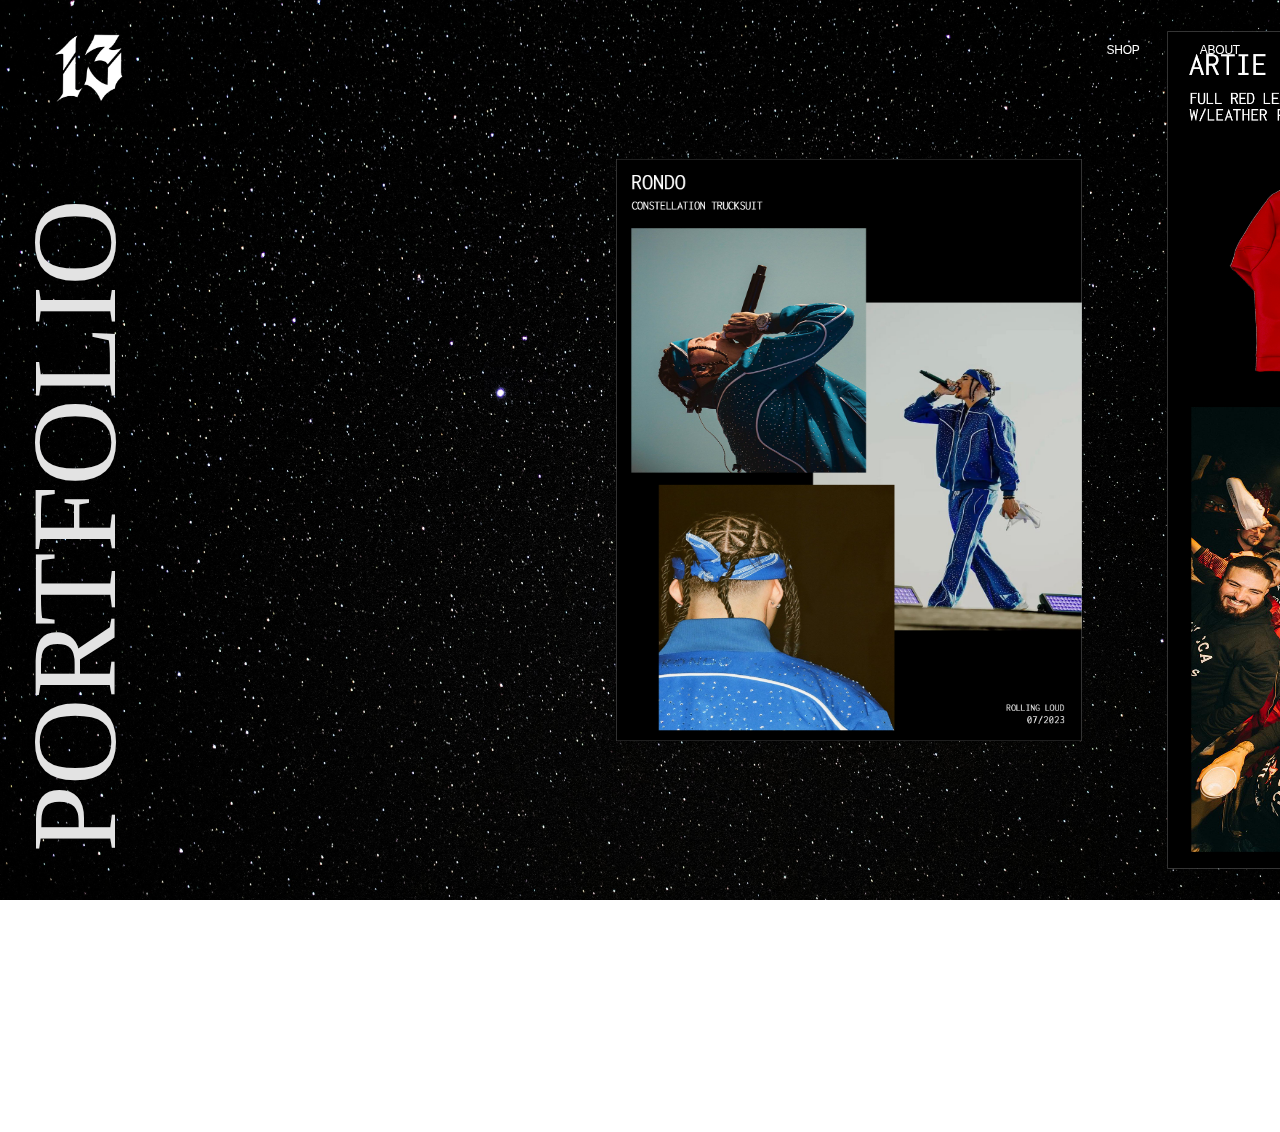
<file: gallery.html>
<!DOCTYPE html>
<html lang="en">
  <head>
    <meta charset="UTF-8" />
    <meta name="viewport" content="width=device-width, initial-scale=1.0" />
    <title>Horizontal Scroll Slider | @Codegrid</title>
    <link rel="stylesheet" href="gallerycss.css" />
  </head>
  <body>
    <div class="logo">
      <a href="#">Timmons Tiffon</a>
    </div>

    <div class="navbar">
      <div class="site-info"><img class="logonav" src="./images/Logo.png" alt=""></div>
      <div class="site-menu">
        <div class="menu-item"></div>
        <div class="menu-item"><a class="link" href="https://turteen.com/collections/llll/products/space-fit?variant=48923680276828">SHOP</a></div>
        <div class="menu-item"><a class="link" href="gallery.html">ABOUT</a></div>
      </div>
    </div>
    

    <div class="sidebar">
      <div class="sidebar-item">
        <p id="header">PORTFOLIO<br /></p>
        <p><br /></p>
      </div>
      <div class="sidebar-item">
        <p></p>
        <p></p>
      </div>
    </div>
    <div class="slider">
      <div class="slider-wrapper">
        <div class="slide">
          <img src="./images/rondorollingloudabout1.png" style="width: 100%;height: 100%;" alt="" />
        </div>
        <div class="slide">
          <img src="./images/artiemagazziniabout2.png" style="width: 100%;height: 100%;" alt="" />
        </div>
        <div class="slide">
          <img src="./images/ajtabout3.png" style="width: 100%;height: 100%;" alt="" />
        </div>
        <div class="slide">
          <img src="./images/sferaeanna4.png" style="width: 100%;height: 100%;" alt="" />
        </div>
        <div class="slide">
          <img src="./images/shade5.png" style="width: 100%;height: 100%;" alt="" />
        </div>
        <div class="slide">
          <img src="./images/rondoearti6.png" style="width: 100%;height: 100%;" alt="" />
        </div>
        <div class="slide">
          <img src="./images/smack7.png" style="width: 100%;height: 100%;" alt="" />
        </div>
        
        
      </div>
    </div>

    <script src="https://cdnjs.cloudflare.com/ajax/libs/gsap/3.12.2/gsap.min.js"></script>
    <script src="./script.js"></script>
  </body>
</html>
</file>
<file: gallerycss.css>
* {
  margin: 0;
  padding: 0;
  box-sizing: border-box;
}

html,
body {
  width: 100vw;
  height: 100vh;
  overflow: hidden;
  background-image:url(./images/youngthug.jpg);
  background-repeat:repeat;
  background-size: cover;
}

.link{
  color: #fff;
  text-decoration: none;
  z-index: 1000;
}


.logonav{
  width: 100px;
}

.navbar {
  position: fixed;
  top: 0;
  width: 100%;
  height: 100px;
  padding: 0 40px;
  display: flex;
  justify-content: space-between;
  font-family: "Neue Montreal", Helvetica, sans-serif;
  font-size: 12px;
  font-weight: 400;
  letter-spacing: -0.2px;
  text-transform: uppercase;
  line-height: 100px;
  color: #fff;
  pointer-events: auto;
  z-index: 1000;
}

.site-menu {
  display: flex;
}

.menu-item {
  margin-left: 60px;
}


.logo {
  position: fixed;
  padding: 1.5em;
}

.logo a {
  text-decoration: none;
  color: #000;
  font-family: "PP Neue Montreal";
  font-weight: 500;
}

.sidebar {
  width: 100vh;
  height: max-content;
  display: flex;
  align-items: flex-start;
  transform: rotate(-90deg) translate(-100%, 0);
  transform-origin: left top;
  padding: 1.5em 3em;
  font-family: "PP Neue Montreal";
  z-index: 100;
  color: #e3e3e3;
}

.sidebar > div:nth-child(1) {
  flex: 2;
}

.sidebar > div:nth-child(2) {
  flex: 2;
  display: flex;
  gap: 6em;
}

p#header {
  font-family: "Timmons NY 2.0";
  text-transform: uppercase;
  font-size: 7.5rem;
  line-height: 85%;
  margin-bottom: 4rem;
}

.slider {
  width: 100%;
  height: 100%;
  overflow: hidden;
}

.slider-wrapper {
  position: absolute;
  top: 0;
  width: 8000px;
  padding: 0 600px;
  height: 100%;
  display: flex;
  align-items: center;
  gap: 100px;
}

.slide {
  width: 400px;
  height: 500px;
  background: #e3e3e3;
}
</file>
